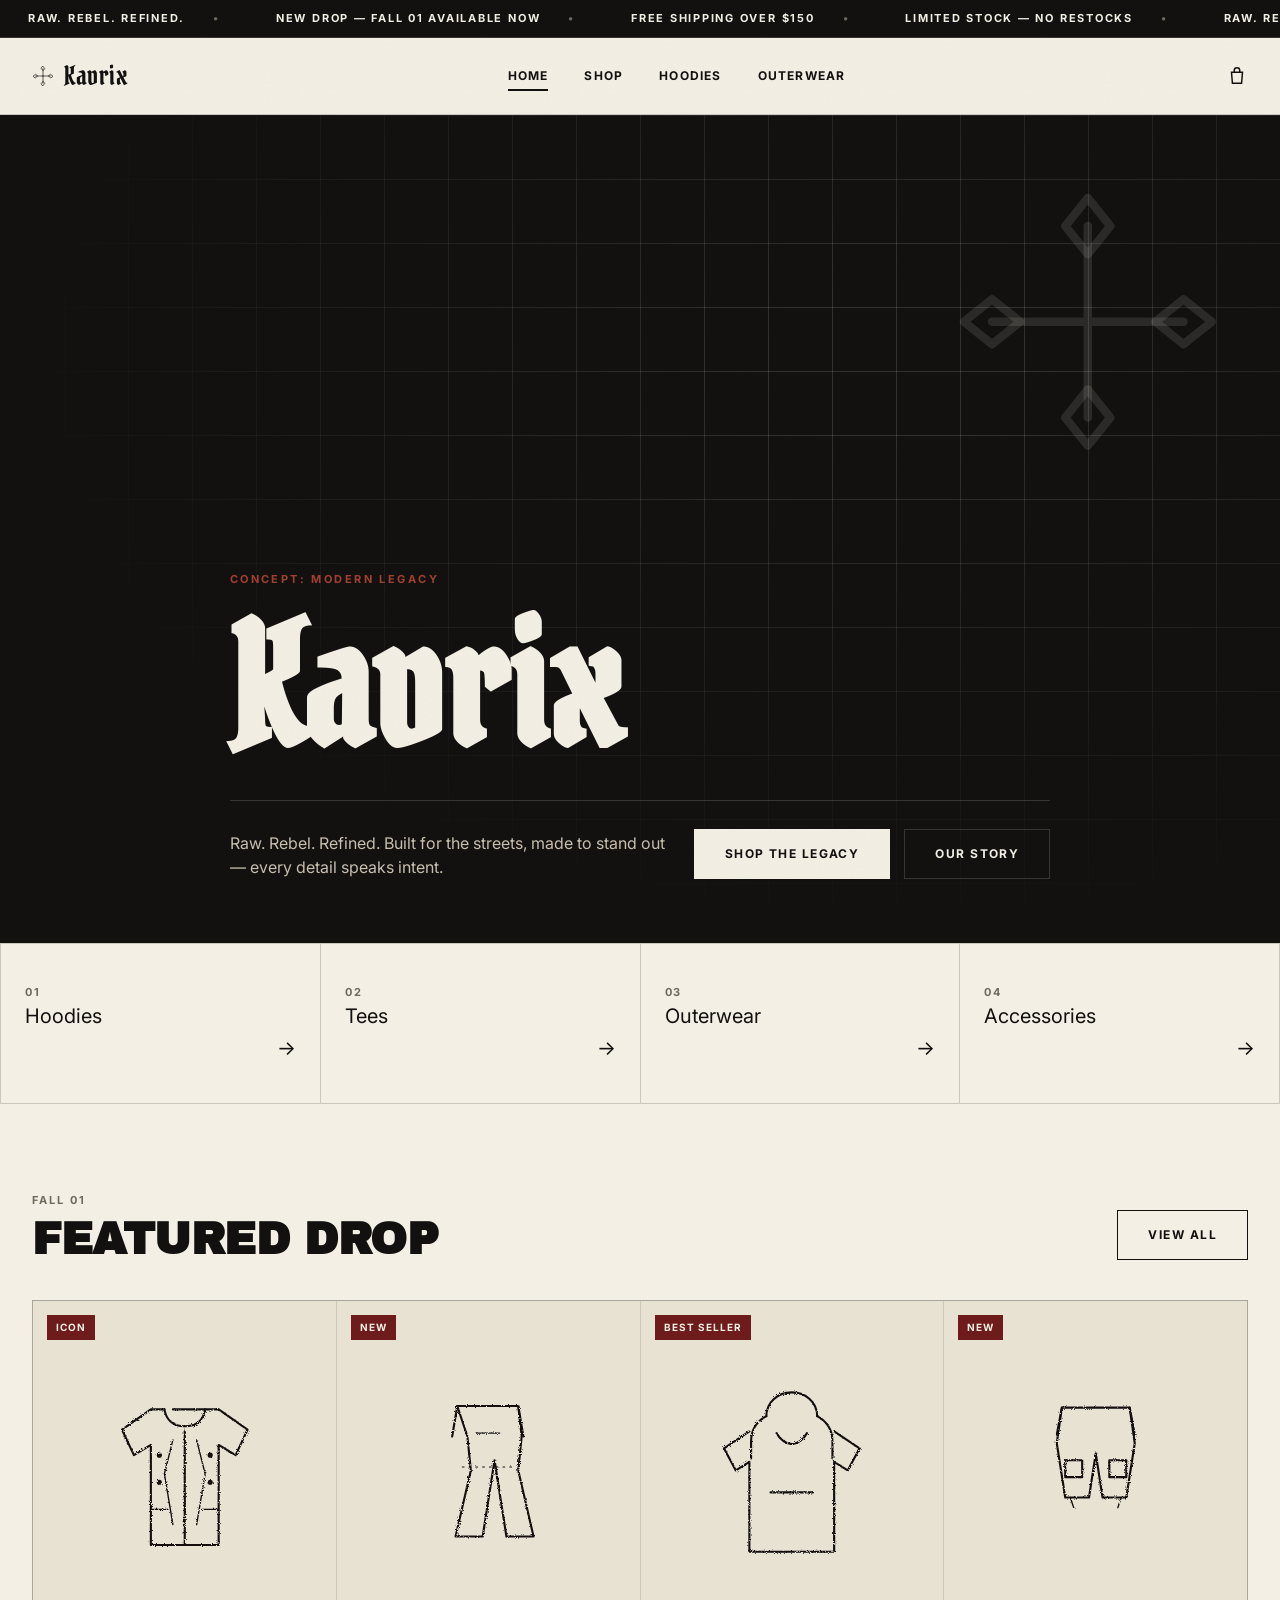
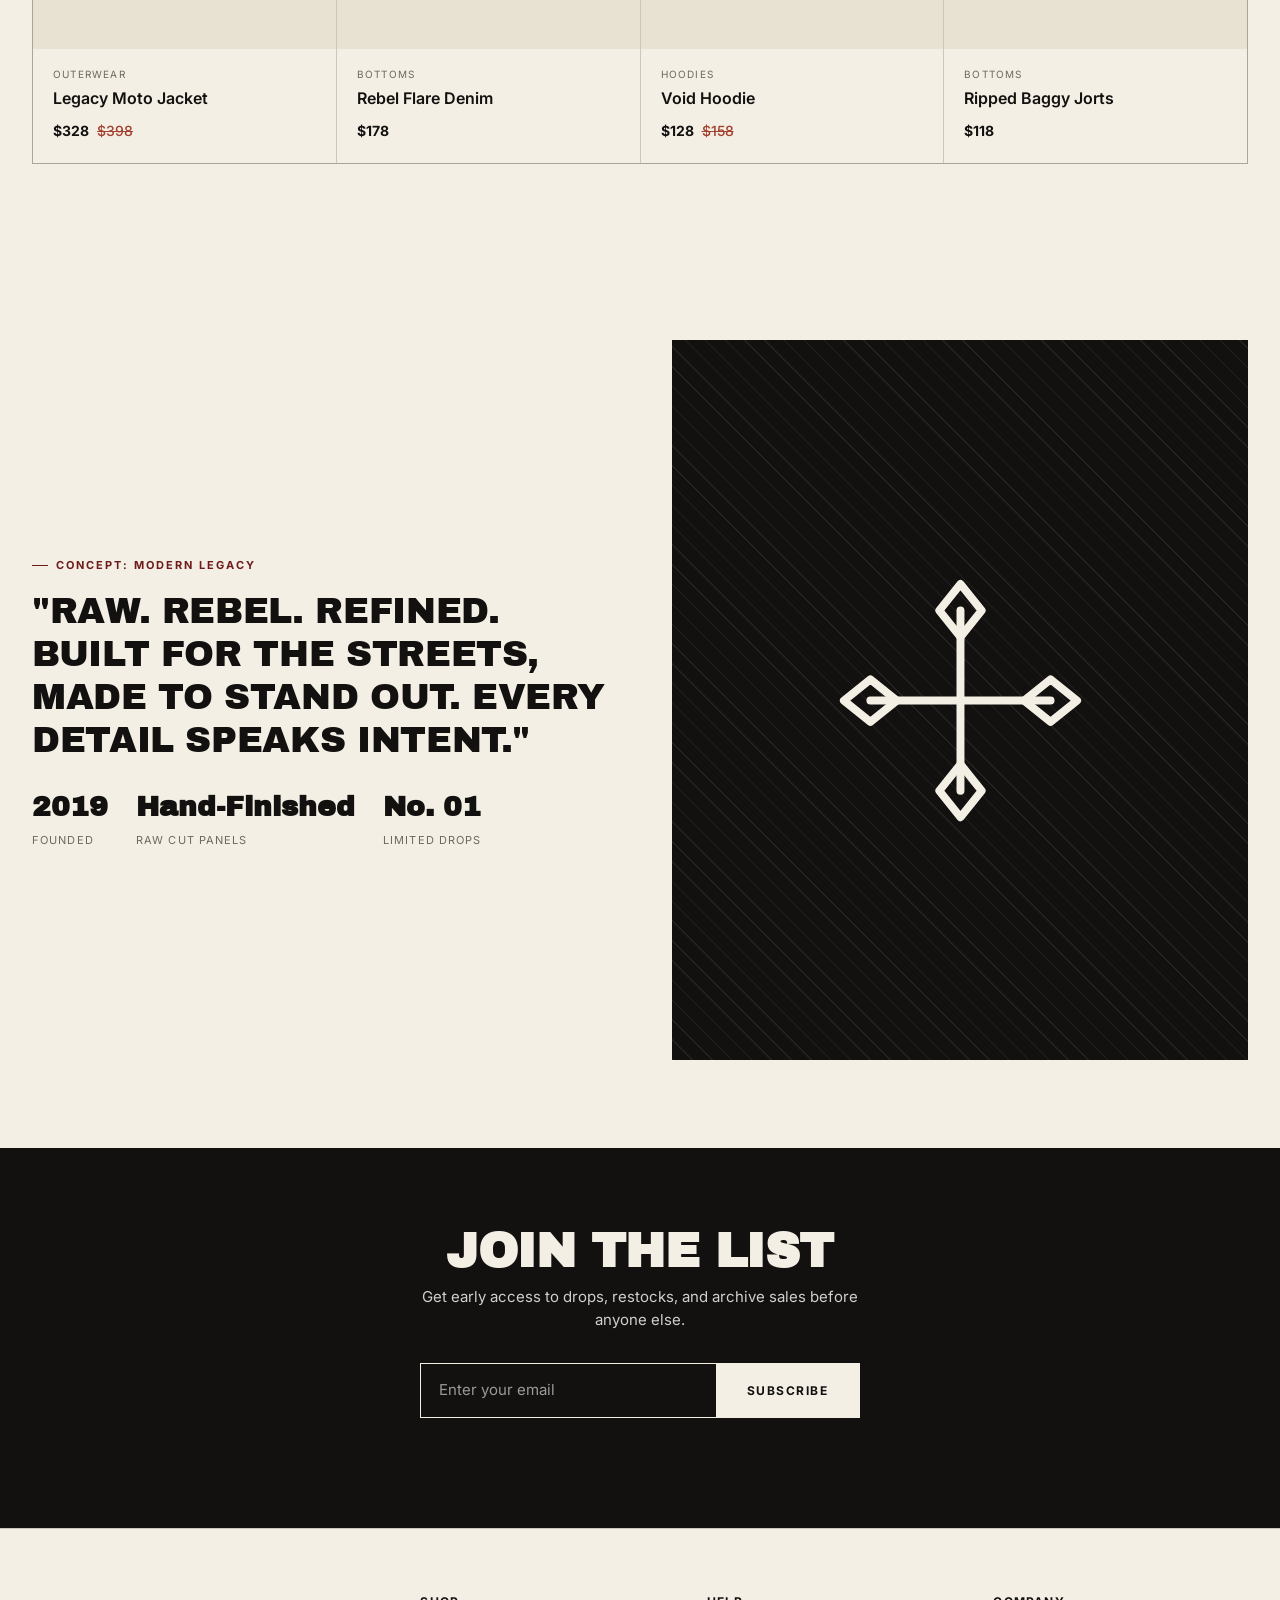
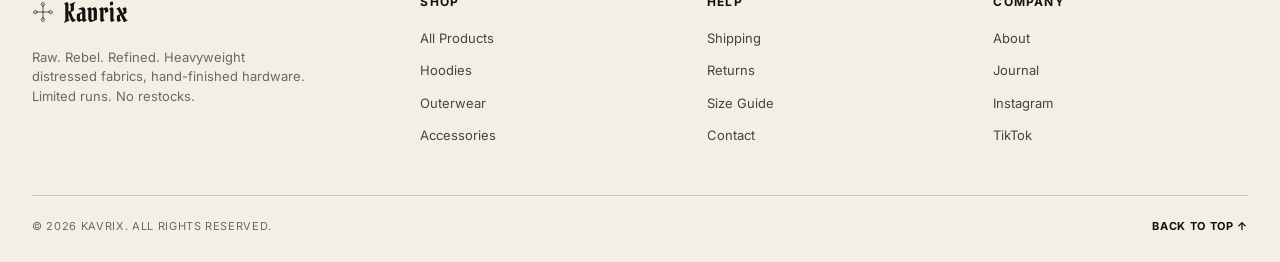
<file: kavrix/index.html>
<!DOCTYPE html>
<html lang="en">
<head>
<meta charset="UTF-8">
<meta name="viewport" content="width=device-width, initial-scale=1.0">
<title>Kavrix — Streetwear for the Unseen</title>
<meta name="description" content="Kavrix is a premium streetwear label. Shop hoodies, outerwear, tees and accessories built for the unseen.">
<link rel="stylesheet" href="css/styles.css">
</head>
<body>

<svg width="0" height="0" style="position:absolute" aria-hidden="true">
  <defs>
    <filter id="roughen" x="-30%" y="-30%" width="160%" height="160%">
      <feTurbulence type="fractalNoise" baseFrequency="0.9" numOctaves="2" seed="4" result="noise"/>
      <feDisplacementMap in="SourceGraphic" in2="noise" scale="3.2"/>
    </filter>
  </defs>
</svg>

<div class="marquee" aria-hidden="true">
  <div class="marquee__track">
    <span>RAW. REBEL. REFINED.</span>
    <span>NEW DROP — FALL 01 AVAILABLE NOW</span>
    <span>FREE SHIPPING OVER $150</span>
    <span>LIMITED STOCK — NO RESTOCKS</span>
    <span>RAW. REBEL. REFINED.</span>
    <span>NEW DROP — FALL 01 AVAILABLE NOW</span>
    <span>FREE SHIPPING OVER $150</span>
    <span>LIMITED STOCK — NO RESTOCKS</span>
  </div>
</div>

<header class="site-header">
  <div class="wrap site-header__row">
    <a href="index.html" class="logo-mark">
      <span class="logo-mark__icon" data-brand-mark></span>
      <span class="logo-mark__word">Kavrix</span>
    </a>
    <nav class="nav-links">
      <a href="index.html" aria-current="page">Home</a>
      <a href="shop.html">Shop</a>
      <a href="shop.html#hoodie">Hoodies</a>
      <a href="shop.html#jacket">Outerwear</a>
    </nav>
    <div class="header-actions">
      <a href="cart.html" class="icon-btn" aria-label="Cart">
        <svg viewBox="0 0 24 24" fill="none" stroke="currentColor" stroke-width="1.6"><path d="M6 8h12l-1 12H7L6 8z"/><path d="M9 8V6a3 3 0 0 1 6 0v2"/></svg>
        <span class="cart-badge is-empty" data-cart-count>0</span>
      </a>
      <button class="menu-toggle" id="menuToggle" aria-label="Open menu">
        <span></span><span></span><span></span>
      </button>
    </div>
  </div>
</header>

<div class="mobile-nav" id="mobileNav">
  <div class="mobile-nav__top">
    <span class="logo-mark">
      <span class="logo-mark__icon" data-brand-mark></span>
      <span class="logo-mark__word">Kavrix</span>
    </span>
    <button class="mobile-nav__close" id="mobileNavClose" aria-label="Close menu">
      <svg viewBox="0 0 24 24" fill="none" stroke="currentColor" stroke-width="1.6"><path d="M6 6l12 12M18 6L6 18"/></svg>
    </button>
  </div>
  <div class="mobile-nav__links">
    <a href="index.html">Home</a>
    <a href="shop.html">Shop</a>
    <a href="cart.html">Cart</a>
  </div>
  <div class="mobile-nav__foot">Kavrix &copy; 2026 — Streetwear for the Unseen</div>
</div>

<main>

  <section class="hero">
    <div class="hero__bg"></div>
    <div class="hero__mark" data-brand-mark aria-hidden="true"></div>
    <div class="wrap hero__content">
      <p class="hero__eyebrow">Concept: Modern Legacy</p>
      <h1 class="gothic hero__title">Kavrix</h1>
      <div class="hero__sub">
        <p class="hero__tagline">Raw. Rebel. Refined. Built for the streets, made to stand out — every detail speaks intent.</p>
        <div class="hero__actions">
          <a href="shop.html" class="btn btn-invert">Shop the Legacy</a>
          <a href="#story" class="btn btn-ghost" style="border-color: var(--line-on-black); color: var(--white);">Our Story</a>
        </div>
      </div>
    </div>
  </section>

  <nav class="cat-strip" aria-label="Shop by category">
    <a class="cat-tile" href="shop.html#hoodie">
      <span class="eyebrow">01</span>
      <span class="cat-tile__name">Hoodies</span>
      <span class="cat-tile__arrow">&rarr;</span>
    </a>
    <a class="cat-tile" href="shop.html#tee">
      <span class="eyebrow">02</span>
      <span class="cat-tile__name">Tees</span>
      <span class="cat-tile__arrow">&rarr;</span>
    </a>
    <a class="cat-tile" href="shop.html#jacket">
      <span class="eyebrow">03</span>
      <span class="cat-tile__name">Outerwear</span>
      <span class="cat-tile__arrow">&rarr;</span>
    </a>
    <a class="cat-tile" href="shop.html#accessory">
      <span class="eyebrow">04</span>
      <span class="cat-tile__name">Accessories</span>
      <span class="cat-tile__arrow">&rarr;</span>
    </a>
  </nav>

  <section class="section">
    <div class="wrap">
      <div class="section-head">
        <div>
          <p class="eyebrow" style="margin-bottom:10px;">Fall 01</p>
          <h2 class="display section-title">Featured Drop</h2>
        </div>
        <a href="shop.html" class="btn btn-ghost">View All</a>
      </div>
      <div class="product-grid" id="featuredGrid"></div>
    </div>
  </section>

  <section class="section" id="story">
    <div class="wrap split">
      <div>
        <span class="concept-tag">Concept: Modern Legacy</span>
        <p class="display split__quote">"Raw. Rebel. Refined. Built for the streets, made to stand out. Every detail speaks intent."</p>
        <div class="split__meta">
          <div class="split__stat"><b>2019</b><span>Founded</span></div>
          <div class="split__stat"><b>Hand-Finished</b><span>Raw Cut Panels</span></div>
          <div class="split__stat"><b>No.&nbsp;01</b><span>Limited Drops</span></div>
        </div>
      </div>
      <div class="split__art has-mark" data-brand-mark></div>
    </div>
  </section>

  <section class="newsletter">
    <div class="wrap">
      <h2 class="display newsletter__title">Join the List</h2>
      <p class="newsletter__sub">Get early access to drops, restocks, and archive sales before anyone else.</p>
      <form class="newsletter__form" id="newsletterForm">
        <input type="email" placeholder="Enter your email" required aria-label="Email address">
        <button type="submit" class="btn btn-invert">Subscribe</button>
      </form>
      <p class="newsletter__note" id="newsletterNote"></p>
    </div>
  </section>

</main>

<footer class="site-footer">
  <div class="wrap">
    <div class="footer-grid">
      <div class="footer-col footer-brand">
        <span class="logo-mark">
          <span class="logo-mark__icon" data-brand-mark></span>
          <span class="logo-mark__word">Kavrix</span>
        </span>
        <p>Raw. Rebel. Refined. Heavyweight distressed fabrics, hand-finished hardware. Limited runs. No restocks.</p>
      </div>
      <div class="footer-col">
        <h4>Shop</h4>
        <ul>
          <li><a href="shop.html">All Products</a></li>
          <li><a href="shop.html#hoodie">Hoodies</a></li>
          <li><a href="shop.html#jacket">Outerwear</a></li>
          <li><a href="shop.html#accessory">Accessories</a></li>
        </ul>
      </div>
      <div class="footer-col">
        <h4>Help</h4>
        <ul>
          <li><a href="#">Shipping</a></li>
          <li><a href="#">Returns</a></li>
          <li><a href="#">Size Guide</a></li>
          <li><a href="#">Contact</a></li>
        </ul>
      </div>
      <div class="footer-col">
        <h4>Company</h4>
        <ul>
          <li><a href="#story">About</a></li>
          <li><a href="#">Journal</a></li>
          <li><a href="#">Instagram</a></li>
          <li><a href="#">TikTok</a></li>
        </ul>
      </div>
    </div>
    <div class="footer-bottom">
      <span>&copy; 2026 Kavrix. All rights reserved.</span>
      <a href="#top" class="back-to-top">Back to Top &uarr;</a>
    </div>
  </div>
</footer>

<div class="toast" id="toast"></div>

<script src="js/art.js"></script>
<script src="js/products.js"></script>
<script src="js/cart.js"></script>
<script src="js/main.js"></script>
</body>
</html>
</file>
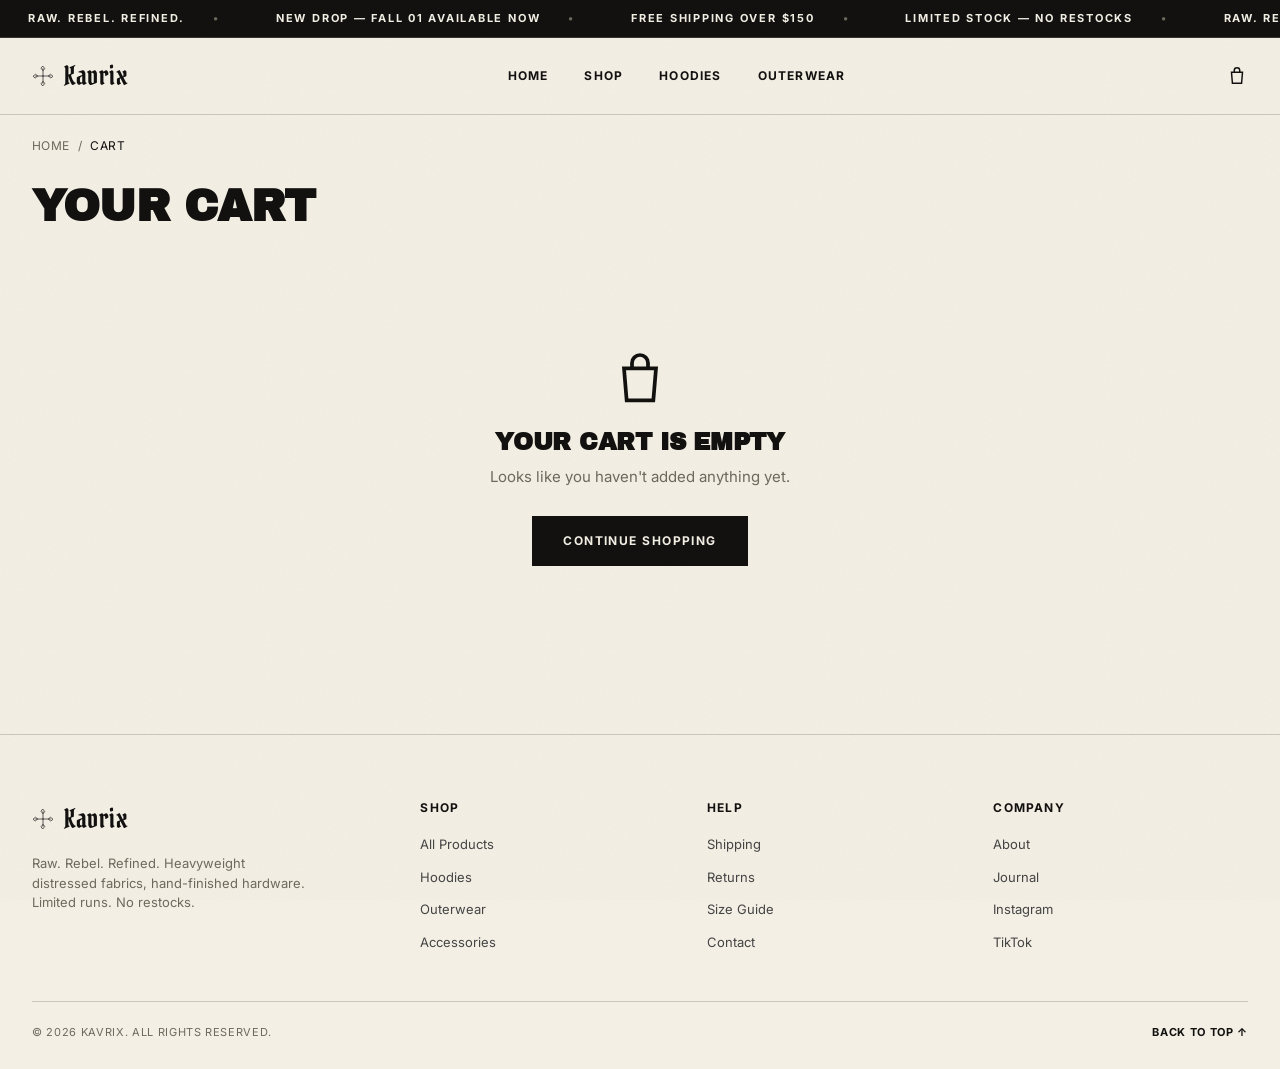
<file: kavrix/cart.html>
<!DOCTYPE html>
<html lang="en">
<head>
<meta charset="UTF-8">
<meta name="viewport" content="width=device-width, initial-scale=1.0">
<title>Your Cart — Kavrix</title>
<link rel="stylesheet" href="css/styles.css">
</head>
<body>

<svg width="0" height="0" style="position:absolute" aria-hidden="true">
  <defs>
    <filter id="roughen" x="-30%" y="-30%" width="160%" height="160%">
      <feTurbulence type="fractalNoise" baseFrequency="0.9" numOctaves="2" seed="4" result="noise"/>
      <feDisplacementMap in="SourceGraphic" in2="noise" scale="3.2"/>
    </filter>
  </defs>
</svg>

<div class="marquee" aria-hidden="true">
  <div class="marquee__track">
    <span>RAW. REBEL. REFINED.</span>
    <span>NEW DROP — FALL 01 AVAILABLE NOW</span>
    <span>FREE SHIPPING OVER $150</span>
    <span>LIMITED STOCK — NO RESTOCKS</span>
    <span>RAW. REBEL. REFINED.</span>
    <span>NEW DROP — FALL 01 AVAILABLE NOW</span>
    <span>FREE SHIPPING OVER $150</span>
    <span>LIMITED STOCK — NO RESTOCKS</span>
  </div>
</div>

<header class="site-header">
  <div class="wrap site-header__row">
    <a href="index.html" class="logo-mark">
      <span class="logo-mark__icon" data-brand-mark></span>
      <span class="logo-mark__word">Kavrix</span>
    </a>
    <nav class="nav-links">
      <a href="index.html">Home</a>
      <a href="shop.html">Shop</a>
      <a href="shop.html#hoodie">Hoodies</a>
      <a href="shop.html#jacket">Outerwear</a>
    </nav>
    <div class="header-actions">
      <a href="cart.html" class="icon-btn" aria-label="Cart" aria-current="page">
        <svg viewBox="0 0 24 24" fill="none" stroke="currentColor" stroke-width="1.6"><path d="M6 8h12l-1 12H7L6 8z"/><path d="M9 8V6a3 3 0 0 1 6 0v2"/></svg>
        <span class="cart-badge is-empty" data-cart-count>0</span>
      </a>
      <button class="menu-toggle" id="menuToggle" aria-label="Open menu">
        <span></span><span></span><span></span>
      </button>
    </div>
  </div>
</header>

<div class="mobile-nav" id="mobileNav">
  <div class="mobile-nav__top">
    <span class="logo-mark">
      <span class="logo-mark__icon" data-brand-mark></span>
      <span class="logo-mark__word">Kavrix</span>
    </span>
    <button class="mobile-nav__close" id="mobileNavClose" aria-label="Close menu">
      <svg viewBox="0 0 24 24" fill="none" stroke="currentColor" stroke-width="1.6"><path d="M6 6l12 12M18 6L6 18"/></svg>
    </button>
  </div>
  <div class="mobile-nav__links">
    <a href="index.html">Home</a>
    <a href="shop.html">Shop</a>
    <a href="cart.html">Cart</a>
  </div>
  <div class="mobile-nav__foot">Kavrix &copy; 2026 — Streetwear for the Unseen</div>
</div>

<main>
  <div class="wrap">
    <div class="breadcrumb"><a href="index.html">Home</a> / <span>Cart</span></div>
  </div>

  <section class="section" style="padding-top:8px;">
    <div class="wrap">
      <div class="section-head">
        <h1 class="display section-title">Your Cart</h1>
      </div>
      <div id="cartContent"></div>
    </div>
  </section>
</main>

<footer class="site-footer">
  <div class="wrap">
    <div class="footer-grid">
      <div class="footer-col footer-brand">
        <span class="logo-mark">
          <span class="logo-mark__icon" data-brand-mark></span>
          <span class="logo-mark__word">Kavrix</span>
        </span>
        <p>Raw. Rebel. Refined. Heavyweight distressed fabrics, hand-finished hardware. Limited runs. No restocks.</p>
      </div>
      <div class="footer-col">
        <h4>Shop</h4>
        <ul>
          <li><a href="shop.html">All Products</a></li>
          <li><a href="shop.html#hoodie">Hoodies</a></li>
          <li><a href="shop.html#jacket">Outerwear</a></li>
          <li><a href="shop.html#accessory">Accessories</a></li>
        </ul>
      </div>
      <div class="footer-col">
        <h4>Help</h4>
        <ul>
          <li><a href="#">Shipping</a></li>
          <li><a href="#">Returns</a></li>
          <li><a href="#">Size Guide</a></li>
          <li><a href="#">Contact</a></li>
        </ul>
      </div>
      <div class="footer-col">
        <h4>Company</h4>
        <ul>
          <li><a href="index.html#story">About</a></li>
          <li><a href="#">Journal</a></li>
          <li><a href="#">Instagram</a></li>
          <li><a href="#">TikTok</a></li>
        </ul>
      </div>
    </div>
    <div class="footer-bottom">
      <span>&copy; 2026 Kavrix. All rights reserved.</span>
      <a href="#top" class="back-to-top">Back to Top &uarr;</a>
    </div>
  </div>
</footer>

<div class="modal-overlay" id="checkoutModal">
  <div class="modal">
    <h3>This is a demo store</h3>
    <p>Kavrix is a portfolio storefront — there's no live payment processing. In a production build this is where checkout would begin.</p>
    <button class="btn btn-primary btn-block" data-modal-close>Got It</button>
  </div>
</div>

<div class="toast" id="toast"></div>

<script src="js/art.js"></script>
<script src="js/products.js"></script>
<script src="js/cart.js"></script>
<script src="js/main.js"></script>
</body>
</html>
</file>
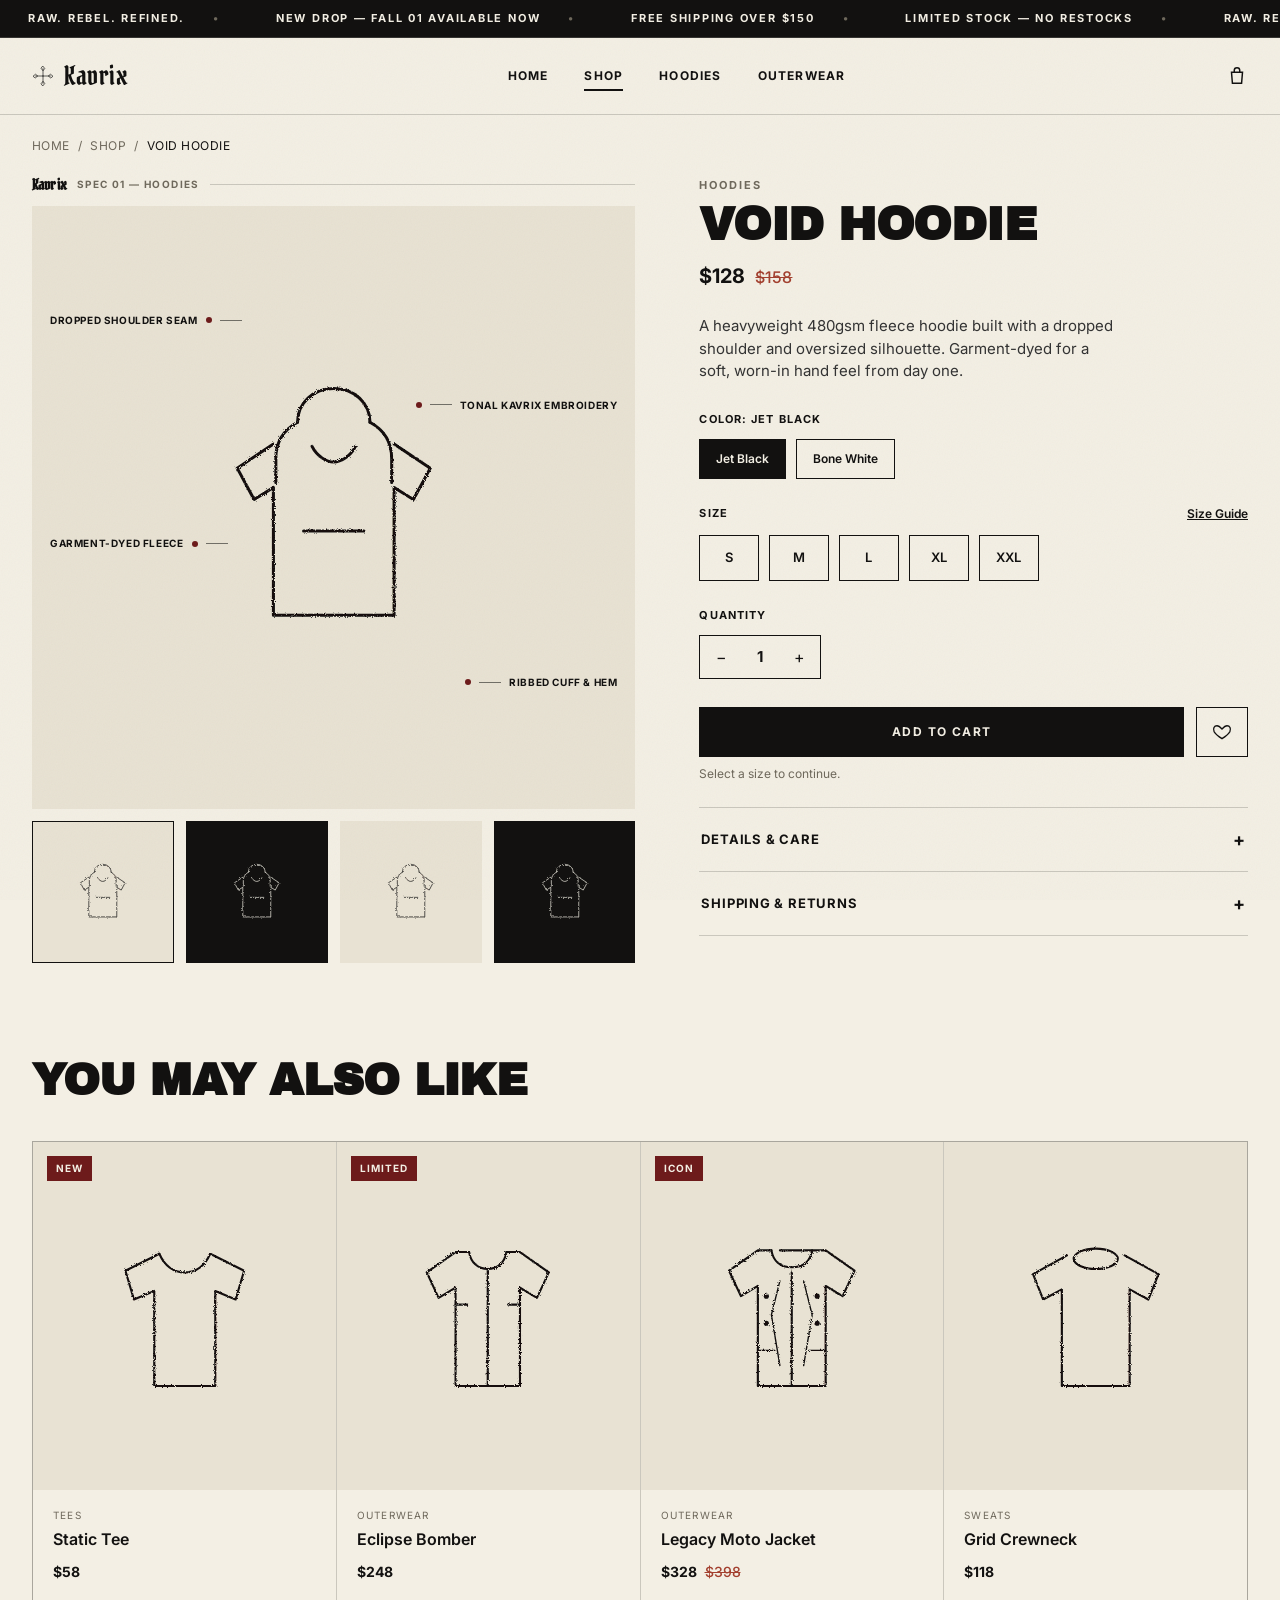
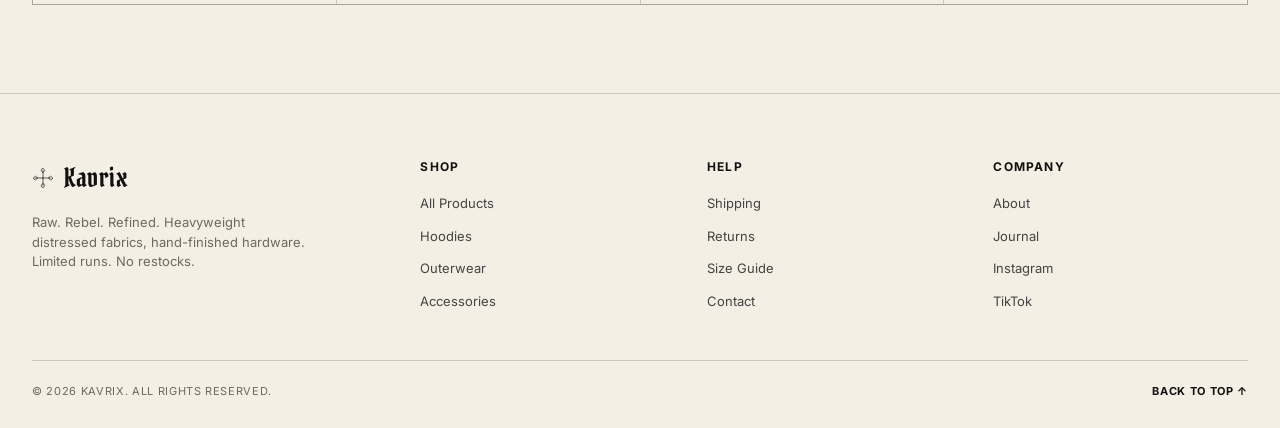
<file: kavrix/product.html>
<!DOCTYPE html>
<html lang="en">
<head>
<meta charset="UTF-8">
<meta name="viewport" content="width=device-width, initial-scale=1.0">
<title id="pageTitle">Product — Kavrix</title>
<link rel="stylesheet" href="css/styles.css">
</head>
<body>

<svg width="0" height="0" style="position:absolute" aria-hidden="true">
  <defs>
    <filter id="roughen" x="-30%" y="-30%" width="160%" height="160%">
      <feTurbulence type="fractalNoise" baseFrequency="0.9" numOctaves="2" seed="4" result="noise"/>
      <feDisplacementMap in="SourceGraphic" in2="noise" scale="3.2"/>
    </filter>
  </defs>
</svg>

<div class="marquee" aria-hidden="true">
  <div class="marquee__track">
    <span>RAW. REBEL. REFINED.</span>
    <span>NEW DROP — FALL 01 AVAILABLE NOW</span>
    <span>FREE SHIPPING OVER $150</span>
    <span>LIMITED STOCK — NO RESTOCKS</span>
    <span>RAW. REBEL. REFINED.</span>
    <span>NEW DROP — FALL 01 AVAILABLE NOW</span>
    <span>FREE SHIPPING OVER $150</span>
    <span>LIMITED STOCK — NO RESTOCKS</span>
  </div>
</div>

<header class="site-header">
  <div class="wrap site-header__row">
    <a href="index.html" class="logo-mark">
      <span class="logo-mark__icon" data-brand-mark></span>
      <span class="logo-mark__word">Kavrix</span>
    </a>
    <nav class="nav-links">
      <a href="index.html">Home</a>
      <a href="shop.html" aria-current="page">Shop</a>
      <a href="shop.html#hoodie">Hoodies</a>
      <a href="shop.html#jacket">Outerwear</a>
    </nav>
    <div class="header-actions">
      <a href="cart.html" class="icon-btn" aria-label="Cart">
        <svg viewBox="0 0 24 24" fill="none" stroke="currentColor" stroke-width="1.6"><path d="M6 8h12l-1 12H7L6 8z"/><path d="M9 8V6a3 3 0 0 1 6 0v2"/></svg>
        <span class="cart-badge is-empty" data-cart-count>0</span>
      </a>
      <button class="menu-toggle" id="menuToggle" aria-label="Open menu">
        <span></span><span></span><span></span>
      </button>
    </div>
  </div>
</header>

<div class="mobile-nav" id="mobileNav">
  <div class="mobile-nav__top">
    <span class="logo-mark">
      <span class="logo-mark__icon" data-brand-mark></span>
      <span class="logo-mark__word">Kavrix</span>
    </span>
    <button class="mobile-nav__close" id="mobileNavClose" aria-label="Close menu">
      <svg viewBox="0 0 24 24" fill="none" stroke="currentColor" stroke-width="1.6"><path d="M6 6l12 12M18 6L6 18"/></svg>
    </button>
  </div>
  <div class="mobile-nav__links">
    <a href="index.html">Home</a>
    <a href="shop.html">Shop</a>
    <a href="cart.html">Cart</a>
  </div>
  <div class="mobile-nav__foot">Kavrix &copy; 2026 — Streetwear for the Unseen</div>
</div>

<main>
  <div class="wrap">
    <div class="breadcrumb" id="breadcrumb"></div>
  </div>

  <div class="wrap">
    <div class="product-detail" id="productDetail"></div>
  </div>

  <section class="section" style="padding-top:0;">
    <div class="wrap">
      <div class="section-head">
        <h2 class="display section-title">You May Also Like</h2>
      </div>
      <div class="product-grid" id="relatedGrid"></div>
    </div>
  </section>
</main>

<footer class="site-footer">
  <div class="wrap">
    <div class="footer-grid">
      <div class="footer-col footer-brand">
        <span class="logo-mark">
          <span class="logo-mark__icon" data-brand-mark></span>
          <span class="logo-mark__word">Kavrix</span>
        </span>
        <p>Raw. Rebel. Refined. Heavyweight distressed fabrics, hand-finished hardware. Limited runs. No restocks.</p>
      </div>
      <div class="footer-col">
        <h4>Shop</h4>
        <ul>
          <li><a href="shop.html">All Products</a></li>
          <li><a href="shop.html#hoodie">Hoodies</a></li>
          <li><a href="shop.html#jacket">Outerwear</a></li>
          <li><a href="shop.html#accessory">Accessories</a></li>
        </ul>
      </div>
      <div class="footer-col">
        <h4>Help</h4>
        <ul>
          <li><a href="#">Shipping</a></li>
          <li><a href="#">Returns</a></li>
          <li><a href="#">Size Guide</a></li>
          <li><a href="#">Contact</a></li>
        </ul>
      </div>
      <div class="footer-col">
        <h4>Company</h4>
        <ul>
          <li><a href="index.html#story">About</a></li>
          <li><a href="#">Journal</a></li>
          <li><a href="#">Instagram</a></li>
          <li><a href="#">TikTok</a></li>
        </ul>
      </div>
    </div>
    <div class="footer-bottom">
      <span>&copy; 2026 Kavrix. All rights reserved.</span>
      <a href="#top" class="back-to-top">Back to Top &uarr;</a>
    </div>
  </div>
</footer>

<div class="modal-overlay" id="sizeGuideModal">
  <div class="modal">
    <h3>Size Guide</h3>
    <p>Kavrix runs true to size with an oversized, relaxed fit. If you're between sizes, we recommend sizing down for a closer fit.</p>
    <table style="width:100%; border-collapse:collapse; font-size:13px;">
      <thead><tr style="text-align:left; border-bottom:1.5px solid var(--black);"><th style="padding:8px 0;">Size</th><th>Chest (in)</th><th>Length (in)</th></tr></thead>
      <tbody>
        <tr style="border-bottom:1px solid var(--line);"><td style="padding:8px 0;">S</td><td>40</td><td>27</td></tr>
        <tr style="border-bottom:1px solid var(--line);"><td style="padding:8px 0;">M</td><td>44</td><td>28</td></tr>
        <tr style="border-bottom:1px solid var(--line);"><td style="padding:8px 0;">L</td><td>48</td><td>29</td></tr>
        <tr style="border-bottom:1px solid var(--line);"><td style="padding:8px 0;">XL</td><td>52</td><td>30</td></tr>
        <tr><td style="padding:8px 0;">XXL</td><td>56</td><td>31</td></tr>
      </tbody>
    </table>
    <div style="margin-top:24px;"><button class="btn btn-primary btn-block" data-modal-close>Close</button></div>
  </div>
</div>

<div class="toast" id="toast"></div>

<script src="js/art.js"></script>
<script src="js/products.js"></script>
<script src="js/cart.js"></script>
<script src="js/main.js"></script>
</body>
</html>
</file>
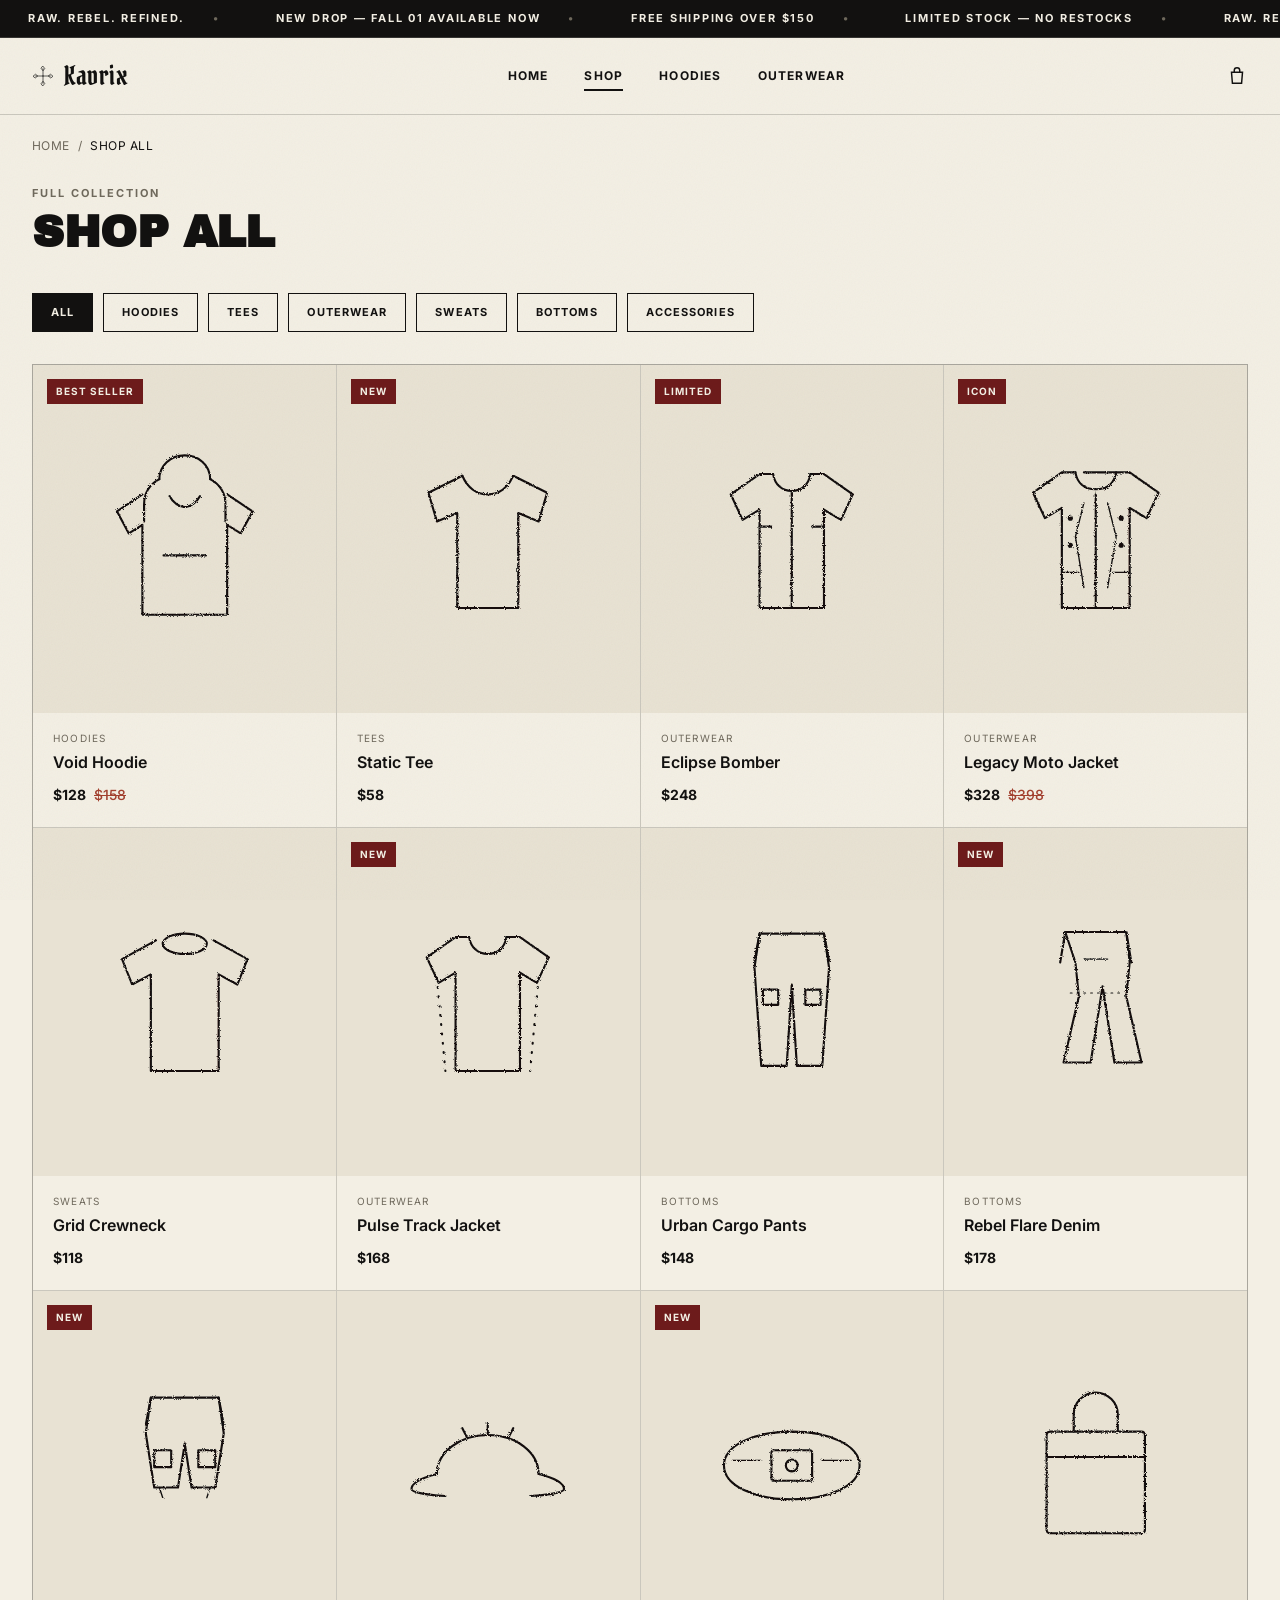
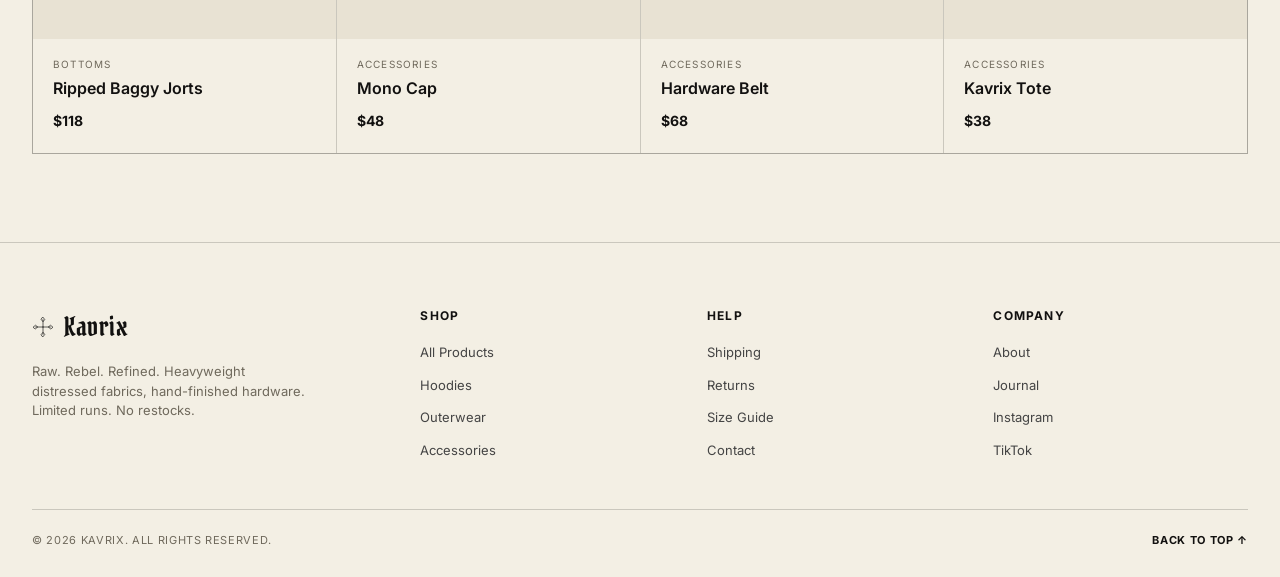
<file: kavrix/shop.html>
<!DOCTYPE html>
<html lang="en">
<head>
<meta charset="UTF-8">
<meta name="viewport" content="width=device-width, initial-scale=1.0">
<title>Shop All — Kavrix</title>
<meta name="description" content="Shop the full Kavrix collection — hoodies, tees, outerwear, bottoms and accessories.">
<link rel="stylesheet" href="css/styles.css">
</head>
<body>

<svg width="0" height="0" style="position:absolute" aria-hidden="true">
  <defs>
    <filter id="roughen" x="-30%" y="-30%" width="160%" height="160%">
      <feTurbulence type="fractalNoise" baseFrequency="0.9" numOctaves="2" seed="4" result="noise"/>
      <feDisplacementMap in="SourceGraphic" in2="noise" scale="3.2"/>
    </filter>
  </defs>
</svg>

<div class="marquee" aria-hidden="true">
  <div class="marquee__track">
    <span>RAW. REBEL. REFINED.</span>
    <span>NEW DROP — FALL 01 AVAILABLE NOW</span>
    <span>FREE SHIPPING OVER $150</span>
    <span>LIMITED STOCK — NO RESTOCKS</span>
    <span>RAW. REBEL. REFINED.</span>
    <span>NEW DROP — FALL 01 AVAILABLE NOW</span>
    <span>FREE SHIPPING OVER $150</span>
    <span>LIMITED STOCK — NO RESTOCKS</span>
  </div>
</div>

<header class="site-header">
  <div class="wrap site-header__row">
    <a href="index.html" class="logo-mark">
      <span class="logo-mark__icon" data-brand-mark></span>
      <span class="logo-mark__word">Kavrix</span>
    </a>
    <nav class="nav-links">
      <a href="index.html">Home</a>
      <a href="shop.html" aria-current="page">Shop</a>
      <a href="shop.html#hoodie">Hoodies</a>
      <a href="shop.html#jacket">Outerwear</a>
    </nav>
    <div class="header-actions">
      <a href="cart.html" class="icon-btn" aria-label="Cart">
        <svg viewBox="0 0 24 24" fill="none" stroke="currentColor" stroke-width="1.6"><path d="M6 8h12l-1 12H7L6 8z"/><path d="M9 8V6a3 3 0 0 1 6 0v2"/></svg>
        <span class="cart-badge is-empty" data-cart-count>0</span>
      </a>
      <button class="menu-toggle" id="menuToggle" aria-label="Open menu">
        <span></span><span></span><span></span>
      </button>
    </div>
  </div>
</header>

<div class="mobile-nav" id="mobileNav">
  <div class="mobile-nav__top">
    <span class="logo-mark">
      <span class="logo-mark__icon" data-brand-mark></span>
      <span class="logo-mark__word">Kavrix</span>
    </span>
    <button class="mobile-nav__close" id="mobileNavClose" aria-label="Close menu">
      <svg viewBox="0 0 24 24" fill="none" stroke="currentColor" stroke-width="1.6"><path d="M6 6l12 12M18 6L6 18"/></svg>
    </button>
  </div>
  <div class="mobile-nav__links">
    <a href="index.html">Home</a>
    <a href="shop.html">Shop</a>
    <a href="cart.html">Cart</a>
  </div>
  <div class="mobile-nav__foot">Kavrix &copy; 2026 — Streetwear for the Unseen</div>
</div>

<main>
  <div class="wrap">
    <div class="breadcrumb"><a href="index.html">Home</a> / <span>Shop All</span></div>
  </div>

  <section class="section" style="padding-top:8px;">
    <div class="wrap">
      <div class="section-head">
        <div>
          <p class="eyebrow" style="margin-bottom:10px;">Full Collection</p>
          <h1 class="display section-title">Shop All</h1>
        </div>
      </div>
      <div class="filter-bar" id="filterBar"></div>
      <div class="product-grid" id="shopGrid"></div>
    </div>
  </section>
</main>

<footer class="site-footer">
  <div class="wrap">
    <div class="footer-grid">
      <div class="footer-col footer-brand">
        <span class="logo-mark">
          <span class="logo-mark__icon" data-brand-mark></span>
          <span class="logo-mark__word">Kavrix</span>
        </span>
        <p>Raw. Rebel. Refined. Heavyweight distressed fabrics, hand-finished hardware. Limited runs. No restocks.</p>
      </div>
      <div class="footer-col">
        <h4>Shop</h4>
        <ul>
          <li><a href="shop.html">All Products</a></li>
          <li><a href="shop.html#hoodie">Hoodies</a></li>
          <li><a href="shop.html#jacket">Outerwear</a></li>
          <li><a href="shop.html#accessory">Accessories</a></li>
        </ul>
      </div>
      <div class="footer-col">
        <h4>Help</h4>
        <ul>
          <li><a href="#">Shipping</a></li>
          <li><a href="#">Returns</a></li>
          <li><a href="#">Size Guide</a></li>
          <li><a href="#">Contact</a></li>
        </ul>
      </div>
      <div class="footer-col">
        <h4>Company</h4>
        <ul>
          <li><a href="index.html#story">About</a></li>
          <li><a href="#">Journal</a></li>
          <li><a href="#">Instagram</a></li>
          <li><a href="#">TikTok</a></li>
        </ul>
      </div>
    </div>
    <div class="footer-bottom">
      <span>&copy; 2026 Kavrix. All rights reserved.</span>
      <a href="#top" class="back-to-top">Back to Top &uarr;</a>
    </div>
  </div>
</footer>

<div class="toast" id="toast"></div>

<script src="js/art.js"></script>
<script src="js/products.js"></script>
<script src="js/cart.js"></script>
<script src="js/main.js"></script>
</body>
</html>
</file>
<file: kavrix/css/styles.css>
@import url("https://fonts.googleapis.com/css2?family=Archivo+Black&family=Pirata+One&family=Inter:wght@400;500;600;700&display=swap");

/* ---------- Reset & base ---------- */
* { box-sizing: border-box; margin: 0; padding: 0; }

:root {
  --black: #121110;
  --white: #f3efe4;
  --off: #e8e2d3;
  --paper: #ddd6c3;
  --grey: #6f695c;
  --accent: #6d1b1b;
  --accent-light: #a3402f;
  --line: rgba(18, 17, 16, 0.18);
  --line-on-black: rgba(243, 239, 228, 0.16);
  --ease: cubic-bezier(.16, 1, .3, 1);
  --maxw: 1360px;
}

html { scroll-behavior: smooth; }

body {
  background: var(--white);
  color: var(--black);
  font-family: "Inter", -apple-system, BlinkMacSystemFont, "Segoe UI", sans-serif;
  font-size: 15px;
  line-height: 1.5;
  -webkit-font-smoothing: antialiased;
  position: relative;
}

/* fine paper grain over the whole site — keeps flat black/white from feeling sterile */
body::before {
  content: "";
  position: fixed;
  inset: 0;
  z-index: 500;
  pointer-events: none;
  opacity: 0.05;
  mix-blend-mode: multiply;
  background-image: url("data:image/svg+xml,%3Csvg xmlns='http://www.w3.org/2000/svg' width='140' height='140'%3E%3Cfilter id='n'%3E%3CfeTurbulence type='fractalNoise' baseFrequency='0.85' numOctaves='2' stitchTiles='stitch'/%3E%3C/filter%3E%3Crect width='100%25' height='100%25' filter='url(%23n)'/%3E%3C/svg%3E");
}

.display {
  font-family: "Archivo Black", "Inter", sans-serif;
  text-transform: uppercase;
  letter-spacing: -0.01em;
  line-height: 0.96;
}

.gothic {
  font-family: "Pirata One", "Archivo Black", serif;
  text-transform: none;
  letter-spacing: 0.01em;
  line-height: 1;
}

a { color: inherit; text-decoration: none; }
img, svg { display: block; max-width: 100%; }
button { font: inherit; color: inherit; background: none; border: 0; cursor: pointer; }
input { font: inherit; color: inherit; }
ul { list-style: none; }

.wrap {
  max-width: var(--maxw);
  margin: 0 auto;
  padding: 0 32px;
}

.eyebrow {
  font-size: 11px;
  font-weight: 700;
  letter-spacing: 0.18em;
  text-transform: uppercase;
  color: var(--grey);
}

.btn {
  display: inline-flex;
  align-items: center;
  justify-content: center;
  gap: 8px;
  padding: 15px 30px;
  font-size: 12px;
  font-weight: 700;
  letter-spacing: 0.12em;
  text-transform: uppercase;
  border: 1.5px solid var(--black);
  white-space: nowrap;
  transition: background .25s var(--ease), color .25s var(--ease), border-color .25s var(--ease), opacity .25s var(--ease);
}
.btn-primary { background: var(--black); color: var(--white); }
.btn-primary:hover { background: var(--white); color: var(--black); }
.btn-ghost { background: transparent; color: var(--black); }
.btn-ghost:hover { background: var(--black); color: var(--white); }
.btn-invert { border-color: var(--white); background: var(--white); color: var(--black); }
.btn-invert:hover { background: transparent; color: var(--white); }
.btn-block { width: 100%; }
.btn[disabled] { opacity: 0.35; cursor: not-allowed; }
.btn[disabled]:hover { background: var(--black); color: var(--white); }

.section { padding: 88px 0; }
.section-head {
  display: flex;
  align-items: flex-end;
  justify-content: space-between;
  gap: 24px;
  margin-bottom: 40px;
}
.section-title { font-size: clamp(28px, 4vw, 44px); }

/* ---------- Marquee ---------- */
.marquee {
  background: var(--black);
  color: var(--white);
  overflow: hidden;
  border-bottom: 1px solid var(--line-on-black);
}
.marquee__track {
  display: flex;
  width: max-content;
  animation: marquee 26s linear infinite;
}
.marquee__track span {
  display: inline-flex;
  align-items: center;
  padding: 10px 28px;
  font-size: 11px;
  font-weight: 700;
  letter-spacing: 0.16em;
  text-transform: uppercase;
  white-space: nowrap;
}
.marquee__track span::after { content: "\2022"; margin-left: 28px; color: var(--grey); }
@keyframes marquee {
  from { transform: translateX(0); }
  to { transform: translateX(-50%); }
}
@media (prefers-reduced-motion: reduce) {
  .marquee__track { animation: none; }
}

/* ---------- Header ---------- */
.site-header {
  position: sticky;
  top: 0;
  z-index: 60;
  background: var(--white);
  border-bottom: 1px solid var(--line);
}
.site-header__row {
  display: flex;
  align-items: center;
  justify-content: space-between;
  height: 76px;
  gap: 24px;
}
.logo {
  font-family: "Archivo Black", sans-serif;
  font-size: 22px;
  letter-spacing: 0.02em;
  text-transform: uppercase;
}
.logo-mark {
  display: inline-flex;
  align-items: center;
  gap: 10px;
}
.logo-mark__icon { width: 22px; height: 22px; color: var(--black); flex-shrink: 0; }
.logo-mark__word {
  font-family: "Pirata One", "Archivo Black", serif;
  font-size: 26px;
  letter-spacing: 0.02em;
}
.mobile-nav .logo-mark__icon,
.newsletter .logo-mark__icon,
.footer-brand .logo-mark__icon { color: var(--white); }
.site-footer .logo-mark__icon { color: var(--black); }
.nav-links {
  display: flex;
  gap: 36px;
}
.nav-links a {
  font-size: 12px;
  font-weight: 700;
  letter-spacing: 0.1em;
  text-transform: uppercase;
  position: relative;
  padding: 4px 0;
}
.nav-links a::after {
  content: "";
  position: absolute;
  left: 0; right: 100%;
  bottom: -2px;
  height: 1.5px;
  background: var(--black);
  transition: right .25s var(--ease);
}
.nav-links a:hover::after,
.nav-links a[aria-current="page"]::after { right: 0; }

.header-actions { display: flex; align-items: center; gap: 22px; }
.icon-btn { position: relative; display: inline-flex; }
.icon-btn svg { width: 22px; height: 22px; }
.cart-badge {
  position: absolute;
  top: -7px; right: -9px;
  min-width: 16px;
  height: 16px;
  padding: 0 4px;
  border-radius: 50%;
  background: var(--black);
  color: var(--white);
  font-size: 10px;
  font-weight: 700;
  display: flex;
  align-items: center;
  justify-content: center;
}
.cart-badge.is-empty { opacity: 0; }

.menu-toggle {
  display: none;
  flex-direction: column;
  gap: 5px;
  width: 26px;
}
.menu-toggle span { display: block; height: 1.5px; background: var(--black); transition: transform .25s var(--ease), opacity .25s var(--ease); }

.mobile-nav {
  position: fixed;
  inset: 0;
  background: var(--black);
  color: var(--white);
  z-index: 70;
  display: flex;
  flex-direction: column;
  transform: translateY(-100%);
  transition: transform .4s var(--ease);
}
.mobile-nav.is-open { transform: translateY(0); }
.mobile-nav__top {
  display: flex;
  align-items: center;
  justify-content: space-between;
  height: 76px;
  padding: 0 32px;
  border-bottom: 1px solid var(--line-on-black);
}
.mobile-nav__close svg { width: 26px; height: 26px; }
.mobile-nav__links {
  flex: 1;
  display: flex;
  flex-direction: column;
  justify-content: center;
  padding: 32px;
  gap: 14px;
}
.mobile-nav__links a {
  font-family: "Archivo Black", sans-serif;
  font-size: 36px;
  text-transform: uppercase;
}
.mobile-nav__foot {
  padding: 24px 32px 32px;
  border-top: 1px solid var(--line-on-black);
  font-size: 12px;
  color: var(--grey);
  letter-spacing: 0.08em;
  text-transform: uppercase;
}

/* ---------- Hero ---------- */
.hero {
  position: relative;
  min-height: 92vh;
  display: flex;
  flex-direction: column;
  justify-content: flex-end;
  background: var(--black);
  color: var(--white);
  overflow: hidden;
  padding: 120px 0 64px;
}
.hero__bg {
  position: absolute;
  inset: 0;
  background-image:
    linear-gradient(var(--line-on-black) 1px, transparent 1px),
    linear-gradient(90deg, var(--line-on-black) 1px, transparent 1px);
  background-size: 64px 64px;
  mask-image: radial-gradient(ellipse at 70% 30%, black 10%, transparent 70%);
  opacity: 0.9;
}
.hero__mark {
  position: absolute;
  top: 8%;
  right: 4%;
  width: clamp(140px, 22vw, 320px);
  height: clamp(140px, 22vw, 320px);
  color: var(--line-on-black);
  opacity: 0.7;
}
.hero__content { position: relative; z-index: 1; }
.hero__eyebrow {
  color: var(--accent-light);
  font-size: 11px;
  font-weight: 700;
  letter-spacing: 0.22em;
  text-transform: uppercase;
  margin-bottom: 18px;
}
.hero__title {
  font-family: "Pirata One", "Archivo Black", serif;
  text-transform: none;
  font-size: clamp(64px, 13vw, 176px);
  letter-spacing: 0.01em;
}
.hero__sub {
  display: flex;
  align-items: flex-end;
  justify-content: space-between;
  gap: 24px;
  margin-top: 28px;
  padding-top: 28px;
  border-top: 1px solid var(--line-on-black);
  flex-wrap: wrap;
}
.hero__tagline { max-width: 440px; font-size: 16px; color: #cabfae; }
.hero__actions { display: flex; gap: 14px; flex-wrap: wrap; }

/* ---------- Category strip ---------- */
.cat-strip {
  display: grid;
  grid-template-columns: repeat(4, 1fr);
  border-top: 1px solid var(--line);
  border-left: 1px solid var(--line);
}
.cat-tile {
  border-right: 1px solid var(--line);
  border-bottom: 1px solid var(--line);
  padding: 40px 24px;
  min-height: 160px;
  display: flex;
  flex-direction: column;
  justify-content: space-between;
  transition: background .25s var(--ease), color .25s var(--ease);
}
.cat-tile:hover { background: var(--black); color: var(--white); }
.cat-tile__name { font-size: 20px; }
.cat-tile__arrow { align-self: flex-end; font-size: 20px; }

/* ---------- Product grid & cards ---------- */
.product-grid {
  display: grid;
  grid-template-columns: repeat(4, 1fr);
  gap: 1px;
  background: var(--line);
  border: 1px solid var(--line);
}
.product-card {
  background: var(--white);
  display: flex;
  flex-direction: column;
}
.product-card__media {
  position: relative;
  aspect-ratio: 1 / 1.15;
  background: var(--off);
  display: flex;
  align-items: center;
  justify-content: center;
  overflow: hidden;
}
.product-card__media svg {
  width: 56%;
  height: 56%;
  color: var(--black);
  transition: transform .5s var(--ease);
}
.product-card:hover .product-card__media svg { transform: scale(1.08) rotate(-2deg); }
.product-card__tag {
  position: absolute;
  top: 14px; left: 14px;
  font-size: 10px;
  font-weight: 700;
  letter-spacing: 0.1em;
  text-transform: uppercase;
  background: var(--accent);
  color: var(--white);
  padding: 5px 9px;
}
.product-card__body { padding: 18px 20px 22px; display: flex; flex-direction: column; gap: 4px; flex: 1; }
.product-card__cat { font-size: 10px; letter-spacing: 0.12em; text-transform: uppercase; color: var(--grey); }
.product-card__name { font-size: 16px; font-weight: 600; }
.product-card__price { margin-top: 6px; font-size: 14px; font-weight: 700; display: flex; gap: 8px; align-items: baseline; }
.product-card__price .was { color: var(--accent-light); font-weight: 500; text-decoration: line-through; }

.filter-bar {
  display: flex;
  gap: 10px;
  flex-wrap: wrap;
  margin-bottom: 32px;
}
.filter-pill {
  padding: 10px 18px;
  border: 1.5px solid var(--black);
  font-size: 11px;
  font-weight: 700;
  letter-spacing: 0.1em;
  text-transform: uppercase;
  transition: background .2s var(--ease), color .2s var(--ease);
}
.filter-pill.is-active,
.filter-pill:hover { background: var(--black); color: var(--white); }

/* ---------- Statement / split section ---------- */
.split {
  display: grid;
  grid-template-columns: 1fr 1fr;
  gap: 64px;
  align-items: center;
}
.split__art {
  aspect-ratio: 4 / 5;
  background: var(--black);
  color: var(--white);
  display: flex;
  align-items: center;
  justify-content: center;
}
.split__art svg { width: 46%; height: 46%; }
.split__art.has-mark { position: relative; }
.split__art.has-mark::after {
  content: "";
  position: absolute;
  inset: 0;
  background-image:
    repeating-linear-gradient(45deg, var(--line-on-black) 0 1px, transparent 1px 14px);
  opacity: 0.5;
}
.concept-tag {
  display: inline-flex;
  align-items: center;
  gap: 8px;
  font-size: 11px;
  font-weight: 700;
  letter-spacing: 0.18em;
  text-transform: uppercase;
  color: var(--accent);
  margin-bottom: 16px;
}
.concept-tag::before { content: ""; width: 16px; height: 1.5px; background: var(--accent); }
.split__quote { font-size: clamp(24px, 3vw, 36px); line-height: 1.2; }
.split__meta { margin-top: 24px; display: flex; gap: 28px; }
.split__stat b { display: block; font-size: 28px; font-family: "Archivo Black", sans-serif; }
.split__stat span { font-size: 11px; letter-spacing: 0.1em; text-transform: uppercase; color: var(--grey); }

/* ---------- Newsletter ---------- */
.newsletter {
  background: var(--black);
  color: var(--white);
  padding: 80px 0;
  text-align: center;
}
.newsletter__title { font-size: clamp(28px, 4vw, 48px); margin-bottom: 12px; }
.newsletter__sub { color: #cfcfcb; max-width: 460px; margin: 0 auto 32px; }
.newsletter__form {
  display: flex;
  max-width: 440px;
  margin: 0 auto;
  border: 1.5px solid var(--white);
}
.newsletter__form input {
  flex: 1;
  background: transparent;
  border: 0;
  padding: 15px 18px;
  color: var(--white);
  outline: none;
}
.newsletter__form input::placeholder { color: #9a9a96; }
.newsletter__note { margin-top: 14px; font-size: 12px; color: #9a9a96; min-height: 16px; }

/* ---------- Footer ---------- */
.site-footer { background: var(--white); border-top: 1px solid var(--line); padding: 64px 0 28px; }
.footer-grid {
  display: grid;
  grid-template-columns: 1.4fr repeat(3, 1fr);
  gap: 32px;
  padding-bottom: 48px;
}
.footer-col h4 { font-size: 12px; letter-spacing: 0.1em; text-transform: uppercase; margin-bottom: 16px; }
.footer-col ul { display: flex; flex-direction: column; gap: 10px; }
.footer-col a { font-size: 13px; color: #444; }
.footer-col a:hover { color: var(--black); }
.footer-brand p { margin-top: 16px; max-width: 280px; color: var(--grey); font-size: 13px; }
.footer-bottom {
  border-top: 1px solid var(--line);
  padding-top: 22px;
  display: flex;
  justify-content: space-between;
  flex-wrap: wrap;
  gap: 12px;
  font-size: 11px;
  letter-spacing: 0.06em;
  text-transform: uppercase;
  color: var(--grey);
}
.back-to-top { font-weight: 700; color: var(--black); }

/* ---------- Breadcrumb ---------- */
.breadcrumb {
  padding: 22px 0;
  font-size: 12px;
  letter-spacing: 0.04em;
  text-transform: uppercase;
  color: var(--grey);
  display: flex;
  gap: 8px;
  flex-wrap: wrap;
}
.breadcrumb a:hover { color: var(--black); }
.breadcrumb span { color: var(--black); }

/* ---------- Product detail ---------- */
.product-detail {
  display: grid;
  grid-template-columns: 1.1fr 1fr;
  gap: 64px;
  padding-bottom: 96px;
}
.pd-gallery__main {
  position: relative;
  aspect-ratio: 1 / 1;
  background: var(--off);
  display: flex;
  align-items: center;
  justify-content: center;
  margin-bottom: 12px;
  overflow: hidden;
}
.pd-gallery__main svg { width: 44%; height: 44%; color: var(--black); }
.pd-gallery__thumbs { display: grid; grid-template-columns: repeat(4, 1fr); gap: 12px; }
.pd-gallery__thumb {
  aspect-ratio: 1/1;
  background: var(--off);
  border: 1.5px solid transparent;
  display: flex;
  align-items: center;
  justify-content: center;
}
.pd-gallery__thumb svg { width: 44%; height: 44%; }
.pd-gallery__thumb.is-active { border-color: var(--black); }
.pd-gallery__thumb:nth-child(2) { background: var(--black); color: var(--white); }
.pd-gallery__thumb:nth-child(4) { background: var(--black); color: var(--white); }

/* ---------- Tech-pack style construction callouts ---------- */
.pd-gallery__specbar {
  display: flex;
  align-items: center;
  gap: 10px;
  margin-bottom: 14px;
  font-size: 10px;
  font-weight: 700;
  letter-spacing: 0.14em;
  text-transform: uppercase;
  color: var(--grey);
}
.pd-gallery__specbar .gothic { font-size: 15px; color: var(--black); text-transform: none; }
.pd-gallery__specbar::after { content: ""; flex: 1; height: 1px; background: var(--line); }
.callout {
  position: absolute;
  display: flex;
  align-items: center;
  gap: 8px;
  max-width: 44%;
  font-size: 10px;
  font-weight: 700;
  letter-spacing: 0.06em;
  text-transform: uppercase;
  color: var(--black);
  line-height: 1.25;
  pointer-events: none;
}
.callout__dot {
  width: 6px; height: 6px;
  border-radius: 50%;
  background: var(--accent);
  flex-shrink: 0;
}
.callout__line {
  height: 1px;
  background: var(--black);
  opacity: 0.55;
  flex-shrink: 0;
}
.callout.is-left { flex-direction: row-reverse; text-align: right; left: 3%; }
.callout.is-right { left: auto; right: 3%; }
.callout .callout__line { width: 22px; }
@media (max-width: 640px) { .callout { display: none; } }

.pd-info__cat { color: var(--grey); }
.pd-info__name { font-size: clamp(30px, 4vw, 46px); margin: 10px 0 14px; }
.pd-info__price { font-size: 20px; font-weight: 700; display: flex; align-items: baseline; gap: 10px; margin-bottom: 24px; }
.pd-info__price .was { color: var(--accent-light); font-weight: 500; text-decoration: line-through; font-size: 16px; }
.pd-info__desc { color: #333; margin-bottom: 28px; max-width: 46ch; }

.option-block { margin-bottom: 26px; }
.option-block__label {
  display: flex;
  justify-content: space-between;
  font-size: 11px;
  font-weight: 700;
  letter-spacing: 0.1em;
  text-transform: uppercase;
  margin-bottom: 12px;
}
.option-block__label .link { text-decoration: underline; cursor: pointer; font-weight: 600; letter-spacing: 0; text-transform: none; font-size: 12px; }
.swatches { display: flex; gap: 10px; flex-wrap: wrap; }
.swatch {
  padding: 10px 16px;
  border: 1.5px solid var(--black);
  font-size: 12px;
  font-weight: 600;
}
.swatch.is-active { background: var(--black); color: var(--white); }
.size-grid { display: grid; grid-template-columns: repeat(auto-fill, minmax(56px, 1fr)); gap: 10px; }
.size-opt {
  padding: 12px 8px;
  border: 1.5px solid var(--black);
  font-size: 13px;
  font-weight: 600;
  text-align: center;
}
.size-opt.is-active { background: var(--black); color: var(--white); }
.size-opt[disabled] { opacity: 0.3; text-decoration: line-through; cursor: not-allowed; }

.qty-stepper {
  display: inline-flex;
  align-items: center;
  border: 1.5px solid var(--black);
}
.qty-stepper button { width: 42px; height: 42px; font-size: 16px; }
.qty-stepper span { min-width: 36px; text-align: center; font-weight: 700; }

.pd-actions { display: flex; gap: 12px; margin: 28px 0 8px; }
.pd-actions .btn-primary { flex: 1; }
.pd-actions .wishlist { width: 52px; border: 1.5px solid var(--black); display: flex; align-items: center; justify-content: center; }
.pd-actions .wishlist svg { width: 20px; height: 20px; }
.pd-note { font-size: 12px; color: var(--grey); margin-bottom: 8px; }

.accordion { border-top: 1px solid var(--line); margin-top: 24px; }
.accordion-item { border-bottom: 1px solid var(--line); }
.accordion-item__head {
  width: 100%;
  display: flex;
  justify-content: space-between;
  align-items: center;
  padding: 18px 2px;
  font-size: 13px;
  font-weight: 700;
  letter-spacing: 0.06em;
  text-transform: uppercase;
}
.accordion-item__head .plus { transition: transform .25s var(--ease); font-size: 18px; }
.accordion-item.is-open .plus { transform: rotate(45deg); }
.accordion-item__panel {
  max-height: 0;
  overflow: hidden;
  transition: max-height .3s var(--ease);
}
.accordion-item__panel-inner { padding: 0 2px 20px; color: #333; font-size: 14px; }
.accordion-item__panel-inner ul { display: flex; flex-direction: column; gap: 8px; }
.accordion-item__panel-inner li::before { content: "— "; }

/* ---------- Cart page ---------- */
.cart-layout {
  display: grid;
  grid-template-columns: 1.6fr 1fr;
  gap: 64px;
  align-items: flex-start;
  padding-bottom: 96px;
}
.cart-line {
  display: grid;
  grid-template-columns: 96px 1fr auto;
  gap: 18px;
  padding: 22px 0;
  border-bottom: 1px solid var(--line);
  align-items: center;
}
.cart-line__media {
  width: 96px; height: 96px;
  background: var(--off);
  display: flex; align-items: center; justify-content: center;
}
.cart-line__media svg { width: 60%; height: 60%; }
.cart-line__name { font-weight: 700; font-size: 15px; }
.cart-line__meta { font-size: 12px; color: var(--grey); text-transform: uppercase; letter-spacing: 0.04em; margin-top: 4px; }
.cart-line__price { font-weight: 700; margin-top: 8px; }
.cart-line__right { display: flex; flex-direction: column; align-items: flex-end; gap: 12px; }
.cart-line__remove { font-size: 11px; letter-spacing: 0.08em; text-transform: uppercase; text-decoration: underline; color: var(--grey); }
.cart-line__remove:hover { color: var(--black); }

.cart-empty { padding: 80px 0; text-align: center; }
.cart-empty svg { width: 64px; height: 64px; margin: 0 auto 20px; }
.cart-empty p { color: var(--grey); margin: 12px 0 28px; }

.summary { border: 1.5px solid var(--black); padding: 28px; position: sticky; top: 100px; }
.summary h3 { font-size: 13px; letter-spacing: 0.1em; text-transform: uppercase; margin-bottom: 20px; }
.summary-row { display: flex; justify-content: space-between; font-size: 14px; padding: 10px 0; border-bottom: 1px solid var(--line); }
.summary-row.total { border-bottom: none; padding-top: 18px; font-weight: 700; font-size: 17px; }
.promo { display: flex; margin: 18px 0; border: 1.5px solid var(--black); }
.promo input { flex: 1; border: 0; background: transparent; padding: 12px 14px; outline: none; }
.promo button { padding: 0 16px; font-size: 11px; font-weight: 700; letter-spacing: 0.08em; text-transform: uppercase; border-left: 1.5px solid var(--black); }
.summary-note { font-size: 11px; color: var(--grey); margin-top: 14px; text-align: center; }

/* ---------- Modal ---------- */
.modal-overlay {
  position: fixed; inset: 0;
  background: rgba(10,10,10,0.55);
  display: flex; align-items: center; justify-content: center;
  z-index: 100; opacity: 0; pointer-events: none;
  transition: opacity .25s var(--ease);
  padding: 24px;
}
.modal-overlay.is-open { opacity: 1; pointer-events: all; }
.modal {
  background: var(--white);
  max-width: 440px; width: 100%;
  padding: 36px;
  transform: translateY(12px);
  transition: transform .25s var(--ease);
}
.modal-overlay.is-open .modal { transform: translateY(0); }
.modal h3 { font-size: 20px; margin-bottom: 12px; }
.modal p { color: #333; margin-bottom: 24px; font-size: 14px; }
.modal-close { position: absolute; top: 0; right: 0; }

/* ---------- Toast ---------- */
.toast {
  position: fixed;
  bottom: 24px; left: 50%;
  transform: translate(-50%, 12px);
  background: var(--black);
  color: var(--white);
  padding: 14px 22px;
  font-size: 13px;
  font-weight: 600;
  display: flex; align-items: center; gap: 10px;
  z-index: 90;
  opacity: 0; pointer-events: none;
  transition: opacity .3s var(--ease), transform .3s var(--ease);
}
.toast.is-visible { opacity: 1; transform: translate(-50%, 0); pointer-events: all; }

/* ---------- Responsive ---------- */
@media (max-width: 1080px) {
  .product-grid { grid-template-columns: repeat(3, 1fr); }
  .cat-strip { grid-template-columns: repeat(2, 1fr); }
  .footer-grid { grid-template-columns: 1fr 1fr; }
}

@media (max-width: 860px) {
  .nav-links { display: none; }
  .menu-toggle { display: flex; }
  .split { grid-template-columns: 1fr; }
  .split__art { order: -1; }
  .product-detail { grid-template-columns: 1fr; gap: 36px; }
  .cart-layout { grid-template-columns: 1fr; }
  .summary { position: static; }
}

@media (max-width: 620px) {
  .wrap { padding: 0 20px; }
  .section { padding: 64px 0; }
  .product-grid { grid-template-columns: repeat(2, 1fr); }
  .cat-strip { grid-template-columns: repeat(2, 1fr); }
  .footer-grid { grid-template-columns: 1fr 1fr; gap: 28px 20px; }
  .hero { min-height: 82vh; padding-top: 96px; }
  .hero__sub { flex-direction: column; align-items: flex-start; }
  .cart-line { grid-template-columns: 72px 1fr; }
  .cart-line__right { grid-column: 1 / -1; flex-direction: row; align-items: center; justify-content: space-between; padding-top: 8px; }
  .newsletter__form { flex-direction: column; border: none; gap: 10px; }
  .newsletter__form input { border: 1.5px solid var(--white); }
  .newsletter__form button { border: 1.5px solid var(--white); }
}

@media (max-width: 420px) {
  .product-grid { grid-template-columns: repeat(2, 1fr); }
  .footer-grid { grid-template-columns: 1fr; }
  .section-head { flex-direction: column; align-items: flex-start; gap: 12px; }
}
</file>
